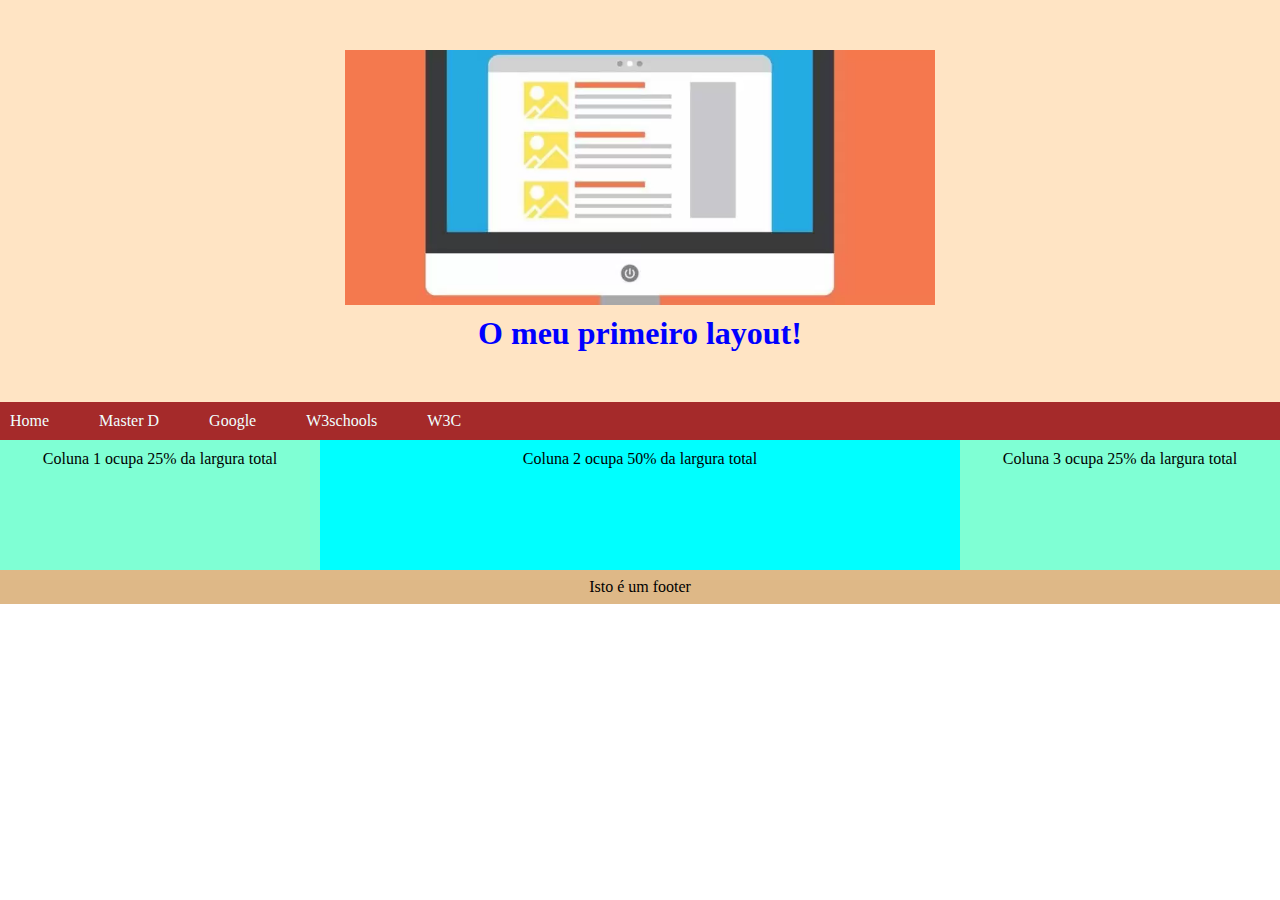
<file: layout css float/index.html>
<!DOCTYPE html>
<html lang="pt-br">
<head>
    <meta charset="UTF-8">
    <meta http-equiv="X-UA-Compatible" content="IE=edge">
    <meta name="viewport" content="width=device-width, initial-scale=1.0">
    <title>Layout css float</title>
    <link rel="stylesheet" href="style.css">
</head>
<body>
    <header>
        <img src="confira-4-caracteristicas-que-o-layout-de-um-site-deve-ter-e1657223097123-925x400.jpeg.webp" alt="img principal">
        <h1>O meu primeiro layout!</h1>
    </header>
    <main>
        <div class="barra">
            <p>Home</p>
            <p>Master D</p>
            <p>Google</p>
            <p>W3schools</p>
            <p>W3C</p>
        </div>
        <div class="nav">
            <p class="p1">Coluna 1 ocupa 25% da largura total</p>
            <p class="p2">Coluna 2 ocupa 50% da largura total</p>
            <p class="p3">Coluna 3 ocupa 25% da largura total</p>
        </div>
    </main>
    <footer>
        <p>Isto é um footer</p>
    </footer>
</body>
</html>
</file>
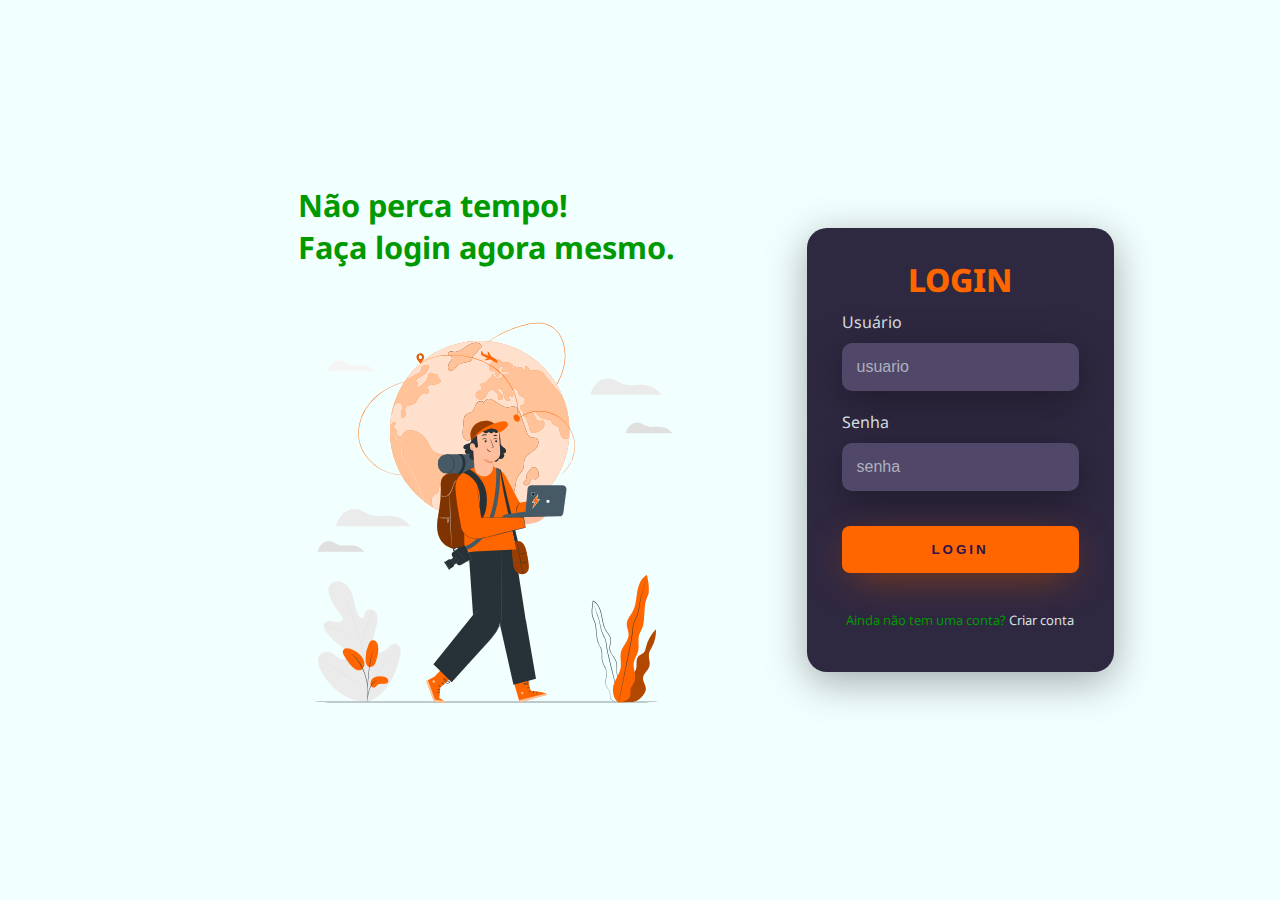
<file: Tela de login/index.html>
<!DOCTYPE html>
<html lang="en">
<head>
    <meta charset="UTF-8">
    <meta http-equiv="X-UA-Compatible" content="IE=edge">
    <meta name="viewport" content="width=device-width, initial-scale=1.0">
    <link rel="stylesheet" href="style.css">
    <title>Tela de Login</title>
</head>
<body>
    <div class="main-login">
        <div class="left-login">
            <h1>Não perca tempo! <br> Faça login agora mesmo.</h1>
            <img src="digital-nomad-animate-2.svg" alt="imagem chamativa">
        </div>
        <div class="right-login">
            <div class="card-login">
                <h1>LOGIN</h1>
                <div class="textfield">
                    <label for="usuario">Usuário</label>
                    <input type="text" name="usuario" placeholder="usuario">
                </div>
                <div class="textfield">
                    <label for="senha">Senha</label>
                    <input type="password" name="senha" placeholder="senha">
                </div>
                <button class="btn-login">Login</button>
                <p>Ainda não tem uma conta?<a href="#"> Criar conta</a></p>
            </div>          
        </div>
    </div>
    
</body>
</html>
</file>
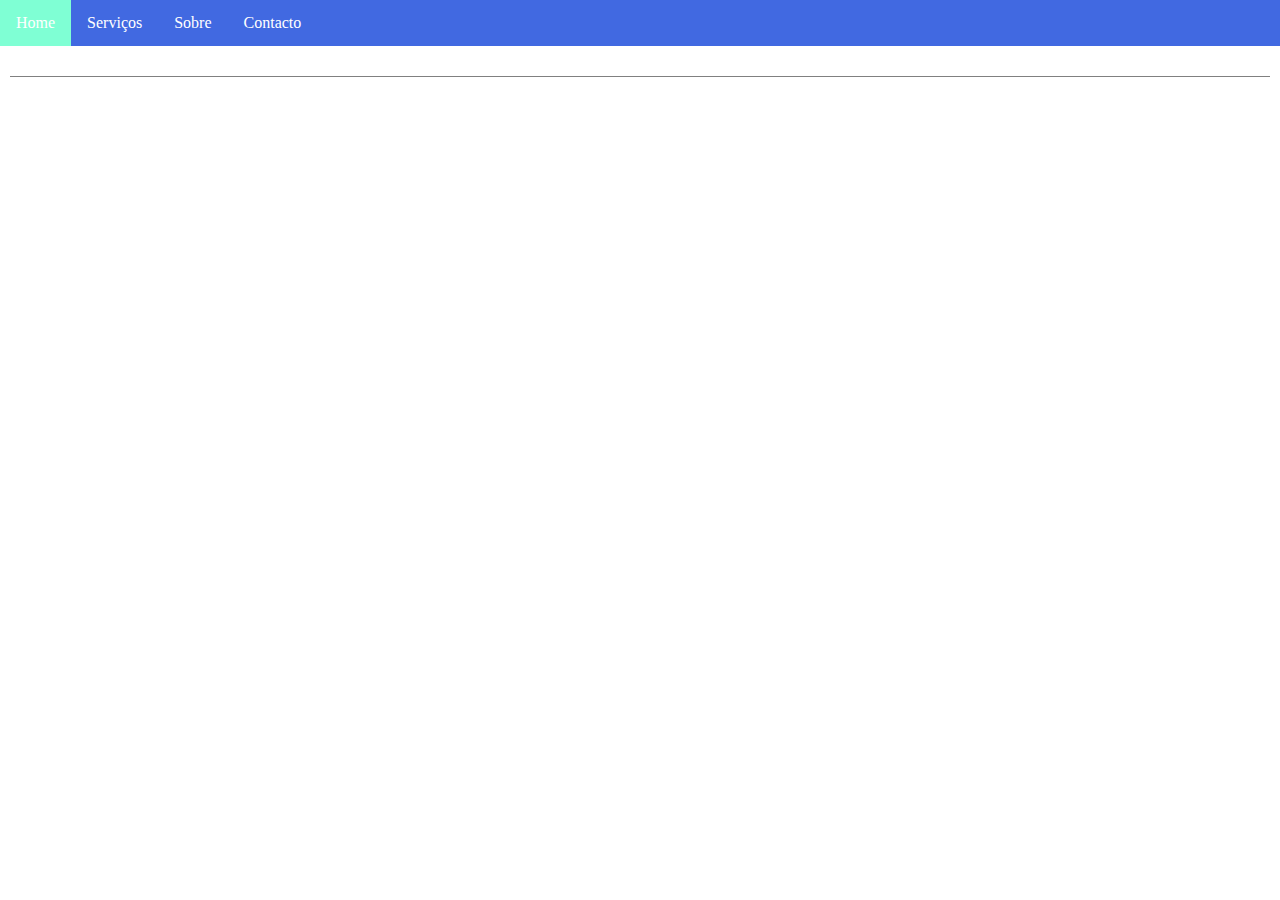
<file: barra navegaçao/barra_navegaçao.html>
<!DOCTYPE html>
<html lang="pt-br">
<head>
    <meta charset="UTF-8">
    <meta http-equiv="X-UA-Compatible" content="IE=edge">
    <meta name="viewport" content="width=device-width, initial-scale=1.0">
    <title>Barras de navegaçao e dropdowns</title>
    <link rel="stylesheet" href="style.css">
</head>
<body>
    <div class="navbar">
        <a href="#home">Home</a>
        <div class="dropdown">
            <button class="dropbtn">Serviços</button>
            <div class="dropdown-content">
                <a href="https://www.masterd.pt">MasterD</a>
                <a href="https://www.w3schools.com">W3C</a>
            </div>
        </div>
            <a href="#sobre">Sobre</a>
            <a href="#contacto">Contacto</a>
    </div>
    
    <div class="linha"> </div>
</body>
</html>
</file>
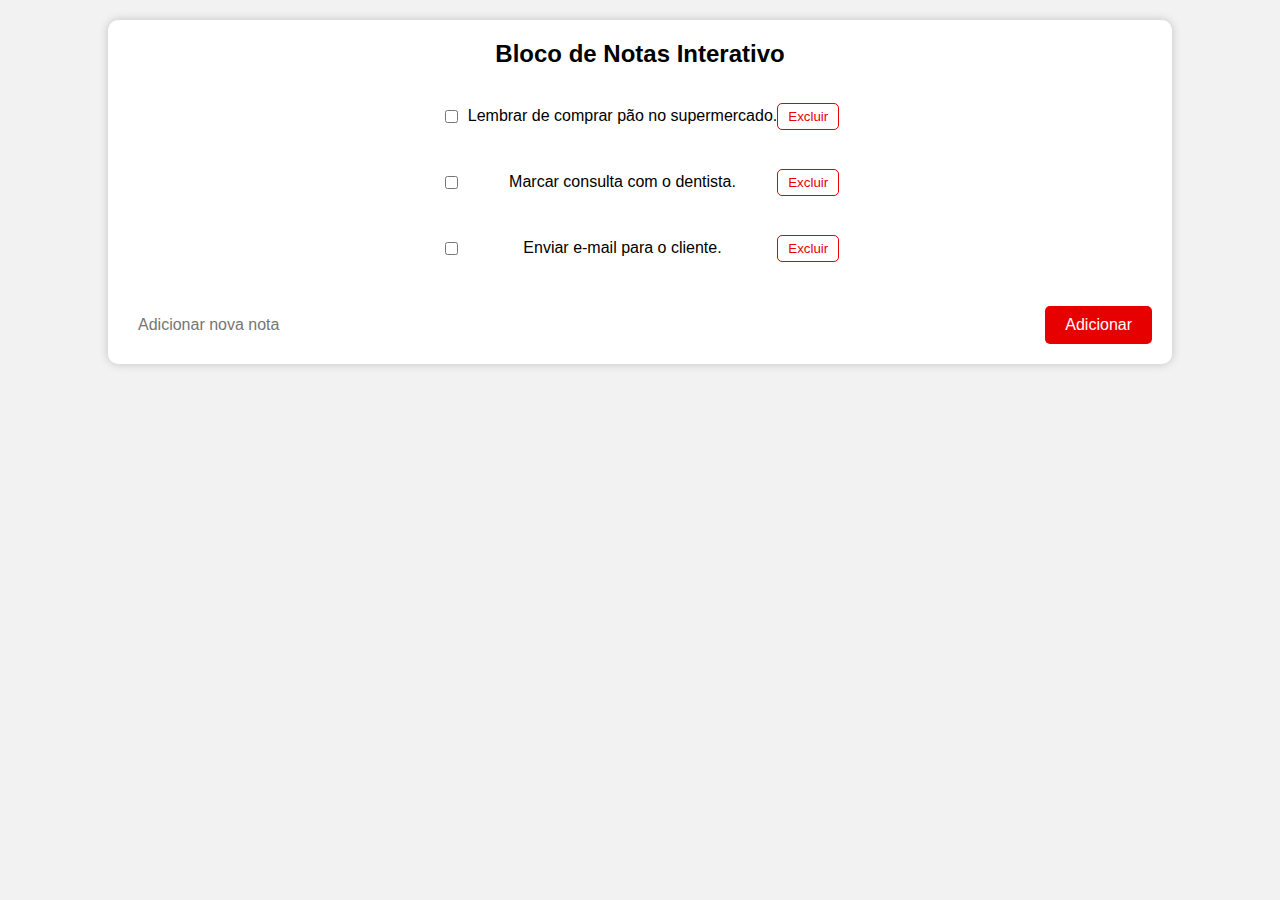
<file: bloco de notas/blocodenotas.html>
<!DOCTYPE html>
<html>
<head>
	<meta charset="UTF-8">
    <title>Bloco de Notas Interativo</title>
	<style>
		body {
			margin: 0;
			padding: 0;
			font-family: Arial, sans-serif;
			background-color: #f2f2f2;
		}
		.container {
			width: 80%;
			margin: 20px auto;
			background-color: #fff;
			box-shadow: 0px 0px 10px rgba(0, 0, 0, 0.2);
			padding: 20px;
			border-radius: 10px;
			display: flex;
			flex-direction: column;
			align-items: center;
		}
		.title {
			font-size: 24px;
			font-weight: bold;
			margin-bottom: 20px;
			text-align: center;
		}
		.note {
			font-size: 16px;
			line-height: 1.5;
			margin-bottom: 10px;
			display: flex;
			justify-content: space-between;
			align-items: center;
			width: 100%;
		}
		.note button {
			background-color: #fff;
			color: #e60000;
			border: 1px solid #e60000;
			border-radius: 5px;
			padding: 5px 10px;
			cursor: pointer;
		}
		.note button:hover {
			background-color: #e60000;
			color: #fff;
		}
		.note input[type="checkbox"] {
			margin-right: 10px;
		}
		.new-note {
			margin-top: 20px;
			display: flex;
			width: 100%;
			align-items: center;
			justify-content: center;
		}
		.new-note input[type="text"] {
			flex: 1;
			border: none;
			padding: 10px;
			border-radius: 5px;
			margin-right: 10px;
			font-size: 16px;
		}
		.new-note button {
			background-color: #e60000;
			color: #fff;
			border: none;
			border-radius: 5px;
			padding: 10px 20px;
			cursor: pointer;
			font-size: 16px;
		}
		.new-note button:hover {
			background-color: #d10000;
		}
	</style>
</head>
<body>
	<div class="container">
		<div class="title">Bloco de Notas Interativo</div>
		<div class="notes">
			<div class="note">
				<input type="checkbox">
				<p>Lembrar de comprar pão no supermercado.</p>
				<button>Excluir</button>
			</div>
			<div class="note">
				<input type="checkbox">
				<p>Marcar consulta com o dentista.</p>
				<button>Excluir</button>
			</div>
			<div class="note">
				<input type="checkbox">
				<p>Enviar e-mail para o cliente.</p>
				<button>Excluir</button>
			</div>
		</div>
		<div class="new-note">
			<input type="text" placeholder="Adicionar nova nota">
			<button>Adicionar</button>
		</div>
</html>
</file>
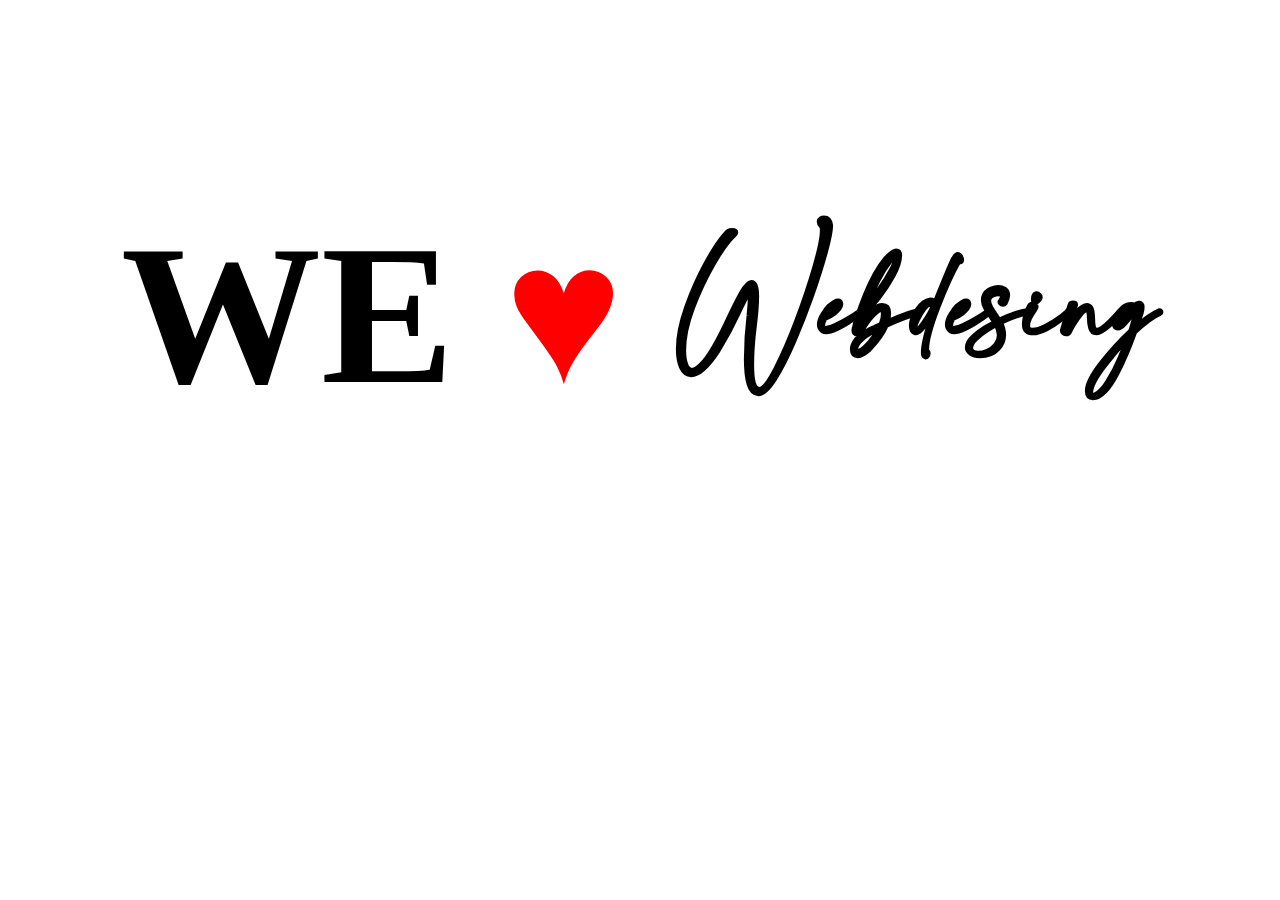
<file: fonts css/fonts.html>
<!DOCTYPE html>
<html lang="pt-pt">
<head>
    <meta charset="UTF-8">
    <meta http-equiv="X-UA-Compatible" content="IE=edge">
    <meta name="viewport" content="width=device-width, initial-scale=1.0">
    <title>ESTILOS ESPECIAIS</title>
    <link rel="stylesheet" href="style.css">
</head>
<body>

    <h1> WE <span class="heart">&hearts;</span> <span class="font">Webdesing</span></h1>

</body>
</html>
</file>
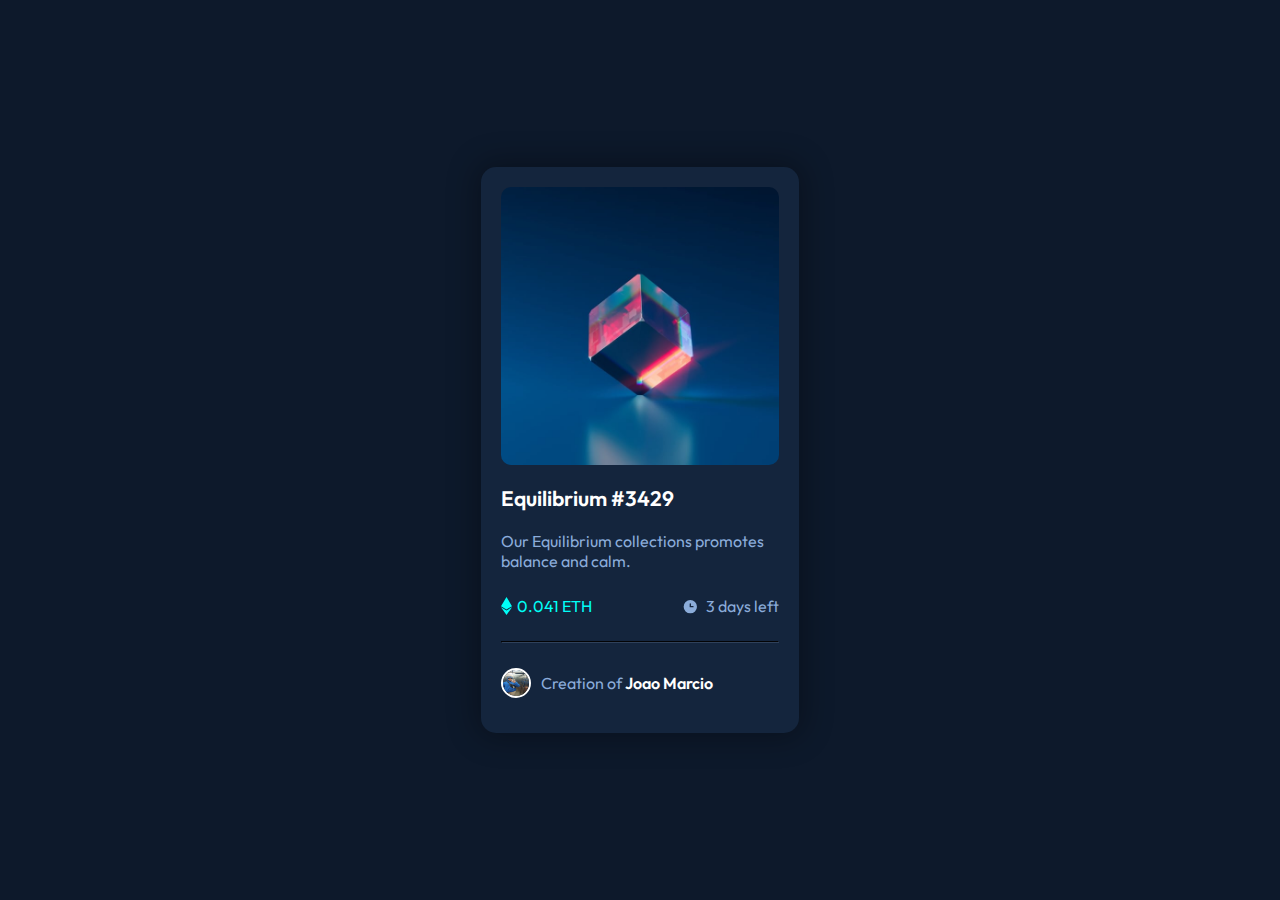
<file: nft/nft.html>
<!DOCTYPE html>
<html lang="en">
<head>
    <meta charset="UTF-8">
    <meta name="author" content="Joao Marcio" >
    <title>Frontend Mentor | NFT preview card component</title>
    <link rel="stylesheet" href="style.css">
</head>
<body>
    <div class="geral">
        <div class="imagem">
           <div class="img-top">
             <img src="images/image-equilibrium.jpg" alt="CardNFT">
            <div class="img-overlay">
                <img src="images/icon-view.svg" alt="olho">
            </div>
        </div>
        <div class="text">
            <a href="">Equilibrium #3429</a>
            <p>Our Equilibrium collections promotes balance and calm.</p>
            <div class="flex">
                <div class="eth">
                   <p><img src="images/icon-ethereum.svg" alt="icon-ethereum"/> 0.041 ETH</p>
                </div>
                <div class="clock">
                    <p><img src="images/icon-clock.svg" alt="icon-clock"/>3 days left</p>
                </div>
            </div>
            <hr>
            <div class="direitos">
                <img src="perfil.jpeg" alt="Imagem de direitos">
                <p>Creation of  <a href="https://www.frontendmentor.io/profile/JMAdF">Joao Marcio</a></p>
            </div>
        </div>
    </div>
</div>
</body>
</html>
</file>
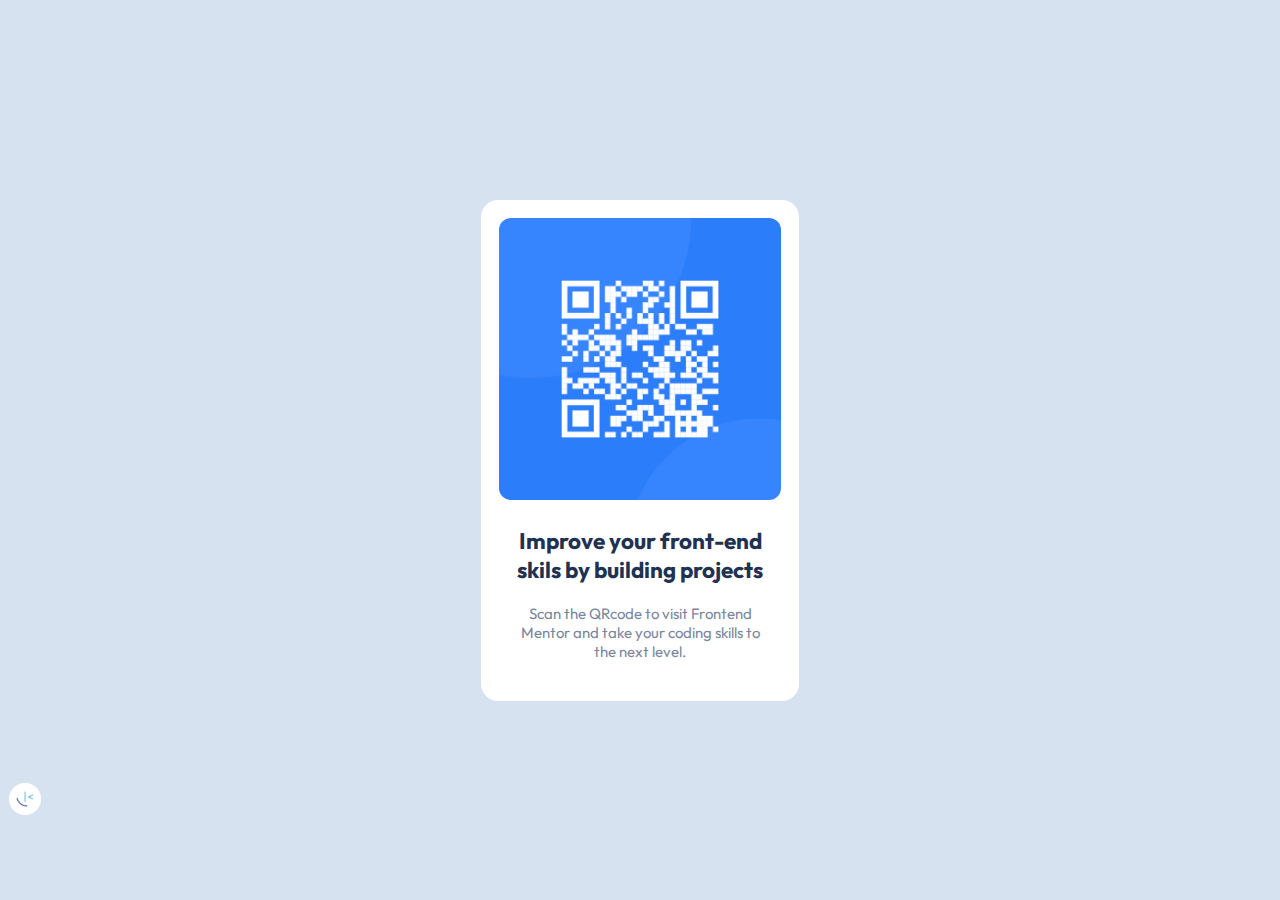
<file: QRcode/qrcode.html>
<!DOCTYPE html>
<html lang="en">
<head>
    <meta charset="UTF-8">
    <meta name="author" description="joao_marcio">
    <title>QRcode</title>
    <link rel="stylesheet" href="style.css">
</head>
<body>
<div class="geral">
    <div class="imagem">
        <img class="fundo" src="image-qr-code.png" alt="imagem_qrcode">

       <div class="text">
        <h2>Improve your front-end skils by building projects</h2> 
        
        <p>Scan the QRcode to visit Frontend Mentor and take your coding skills to the next level. </p>
</div>
<div class="direitos">
    <img src="favicon-32x32.png" alt="direitos_de_imagem">
</div>

</body>
</html>
</file>
<file: layout css float/style.css>
* {
    margin: 0;
    padding: 0;
    box-sizing: border-box;
}

header {
    background-color: bisque;
    display: flex;
    justify-content: center;
    align-items: center;
    flex-direction: column;
    padding: 50px;
}

header img {
    width: 50%;
}

header h1 {
    padding-top: 10px;
    color: blue;
}

.barra {
    background-color: brown;
    display: flex;
    justify-content: flex-start;
    gap: 50px;
    padding: 10px;
}

.barra p{
    color: azure
}

.nav {
    display: grid;
    grid-template-rows: 130px;
    grid-template-columns: 25% 50% 25%;
    

}

.nav p {
    text-align: center;
    padding-top: 10px;
}

.p1{
    background-color:aquamarine;
}

.p2 {
    background-color: aqua;
}

.p3 {
    background-color: aquamarine;
}

footer {
    background-color: burlywood;
    display: flex;
    padding: 8px;
    align-items: center;
    justify-content: center;
}
</file>
<file: Tela de login/style.css>
@import url('https://fonts.googleapis.com/css2?family=Noto+Sans:wght@400;700&display=swap');

body {
    margin: 0;
    font-family: 'Noto Sans', sans-serif;

}

body *{
    box-sizing: border-box;
    padding: 0;
}

.main-login{
    width: 100vw;
    height: 100vh;
    background-color: #f0ffffde;
    display: flex;
    justify-content: center;
    align-items: center;
}

.left-login{
    width: 50vw;
    height: 100vh;
    display: flex;
    justify-content: center;
    align-items: center;
    flex-direction: column;
}

.left-login h1{
    color: #009900;
    font-size: 2.4vw;
}

.righ-login{
    width: 50vw;
    height: 100vh;
    display: flex;
    justify-content: center;
    align-items: center;
}

.card-login{
    width: 100%;
    display: flex;
    justify-content: center;
    align-items: center;
    flex-direction: column;
    padding: 30px 35px;
    background-color: #2f2841;
    border-radius: 20px;
    box-shadow: 0px 10px 40px #00000056 ;
}

.card-login h1{
    color: #ff6600;
    font-weight: 800;
    margin: 0;
}

.textfield{
    width: 100%;
    display: flex;
    flex-direction: column;
    align-items: flex-start;
    justify-content: center;
    margin: 10px 0;
}

.textfield input{
    width: 100%;
    border: none;
    border-radius: 10px;
    padding: 15px;
    background: #514869;
    color: #f0ffffde;
    font-size: 12pt;
    box-shadow: 0px 10px 40px #00000056 ;
    outline: none;
    box-sizing: border-box;
}

.textfield label{
    color: #f0ffffde;
    margin-bottom: 10px;
}

.textfield input::placeholder{
    color: #f0ffff94;
}

.btn-login{
    width: 100%;
    padding: 16px 0px;
    margin: 25px;
    border: none;
    border-radius: 8px;
    outline: none;
    text-transform: uppercase;
    font-weight: 800;
    letter-spacing: 3px;
    color: #2b134b;
    background-color: #ff6600;
    cursor: pointer;
    box-shadow: 0px 10px 40px -12px #b34700;
}

.left-login img{
    width: 35vw;
}

.card-login a{
    text-decoration: none;
    color: #f0ffffde;
    font-size: 13px;
}

.card-login p{
    font-size: 13px;
    color: #009900 ;
}

.card-login a:hover{
    font-size: 15px;
    color: #ff6600;
}
</file>
<file: barra navegaçao/style.css>
* {
    padding: 0;
    margin: 0;
    box-sizing: border-box;
    text-decoration: none;
}


.navbar {
    overflow: hidden;
    background-color: #4169E1;
    display: flex;
    justify-content: flex-start;
    align-items: center;
}

.navbar a{
    float: left;
    font-size: 16px;
    color: white;
    text-align: center;
    padding: 14px 16px;
}

.dropdown .dropbtn {
    font-size: 16px;
    border: none;
    outline: none;
    color: white;
    padding: 14px 16px;
    background-color: inherit;
    font-family: inherit;
    margin: 0;
}

.navbar a:hover, .dropdown:hover .dropbtn {
    background-color: #7FFFD4
}

.dropdown-content {
    display: none;
    position: absolute;
    background-color: #f9f9f9;
    min-width: 160px;
    box-shadow: 0px 8px 16px 0px rgba(0,0,0,0.2);
    z-index: 1;
}

.dropdown-content a {
    float: none;
    color: black;
    padding: 12px 16px;
    text-decoration: none;
    display: block;
    text-align: left;
}

.dropdown-content a:hover {
    background-color: #ddd;
  }

  .dropdown:hover .dropdown-content {
    display: block;
  }

  .linha  {
    border-bottom: 1px solid gray;
    padding-top: 20px;
    margin: 10px;
    max-width: 99%;
}
</file>
<file: fonts css/style.css>
@font-face {
    font-family: la beauties;
    src: url(La\ Beauties.ttf);
}

body{
    font-size: 100px;
    text-align: center;
}

.heart{
    color: red;
}

.font{
    font-family: la beauties;
}
</file>
<file: nft/style.css>
@import url('https://fonts.googleapis.com/css2?family=Outfit:wght@300;400;600&display=swap');

*{
    margin: 0;
    padding: 0;
    box-sizing: border-box;
}

body{
    font-family: 'Outfit', sans-serif;
    background-color: hsl(217, 54%, 11%);
    display: flex;
    justify-content: center;
    align-items: center;
    min-height: 100vh; 
}

.geral{
    max-width: 350px;
    margin: 0 auto;
}

.imagem{
    background-color: hsl(216, 50%, 16%);
    padding: 20px;
    border-radius: 15px;
    margin: 2rem 1rem;
    box-shadow: 0px 0px 30px 5px rgba(0,0,0,0.3 );
}

.img-top{
    border-radius: 10px;
    overflow: hidden;
    position: relative;
}

.img-top img{
    width: 100%;
    display: block;
}

.img-overlay{
    position: absolute ;
    left: 0;
    top: 0;
    height: 100%;
    width: 100%;
    background-color: hsl(178, 100%, 50%, 0.3);
    display: none;
}

.img-overlay img{
    position: absolute;
    width: 50px;
    left: 50%;
    top: 50%;
    transform: translate(-50%, -50%);
}

.img-top:hover .img-overlay{
    display: block;
    cursor: pointer;
}

.text a{
    color: hsl(0, 0%, 100%);
    text-decoration: none;
    font-weight: 600;
    font-size: 21px;
    padding: 20px 0;
    display: inline-block;
}

.text a:hover{
    color: hsl(178, 100%, 50%);
}

p{
    color: hsl(215, 51%, 70%);
}

.flex{
    display: flex;
    align-items: center;
    justify-content: space-between;
    padding: 25px 0;
}

.eth .clock{
    display: flex;
    align-items: center;
}
.eth img{
    padding-right: 5px;
}

.eth p{
    color: hsl(178, 100%, 50%);
    font-weight: 400;
    align-items: center;
    display: flex;
}

.clock img{
    padding-right: 7px;
}

.clock p{
    display: flex;
    align-items: center;
}

hr{
    border-color: hsl(215, 32%, 27%);
}

.direitos{
    display: flex;
    align-items: center;
    padding-top: 10px;
}

.direitos img{
    height: 30px;
    width: 30px;
    border-radius: 50%;
    border: 2px solid hsl(0, 0%, 100%);
    margin-right: 10px;
}

.direitos a{
    color: hsl(0, 0%, 100%);
    font-size: 16px;
}

.eth .clock img{
    display: flex;
    align-items: center;
    
}
</file>
<file: QRcode/style.css>
@import url('https://fonts.googleapis.com/css2?family=Outfit:wght@400;700&display=swap');

* {
    margin: 0;
    padding: 0;
}

body{
    font-family: 'Outfit', sans-serif;
    background-color: hsl(212, 45%, 89%);
    display: flex;
    min-height: 100vh;
    align-items: center;
    font-size: 15px;
}

.geral{
    width: 350px;
    margin: 0 auto;
}

.imagem{
    background-color: hsl(0, 0%, 100%); 
    padding: 18px;
    border-radius: 17px;
    text-align: center;
    margin: 0 1rem;
}
 .imagem img.fundo{
    width: 100%;
    border-radius: 12px;
 }

 .text{
    padding: 22px 10px;
 }

 .text h2{
    color: hsl(218, 44%, 22%);
    padding-bottom: 20px
 }

 .text p{
    color: hsl(220, 15%, 55%);
 }

.direitos{
    position: relative;
}
 
.direitos img{
    position: absolute;
    top: 100px;
    right: 740px;
 }
</file>
